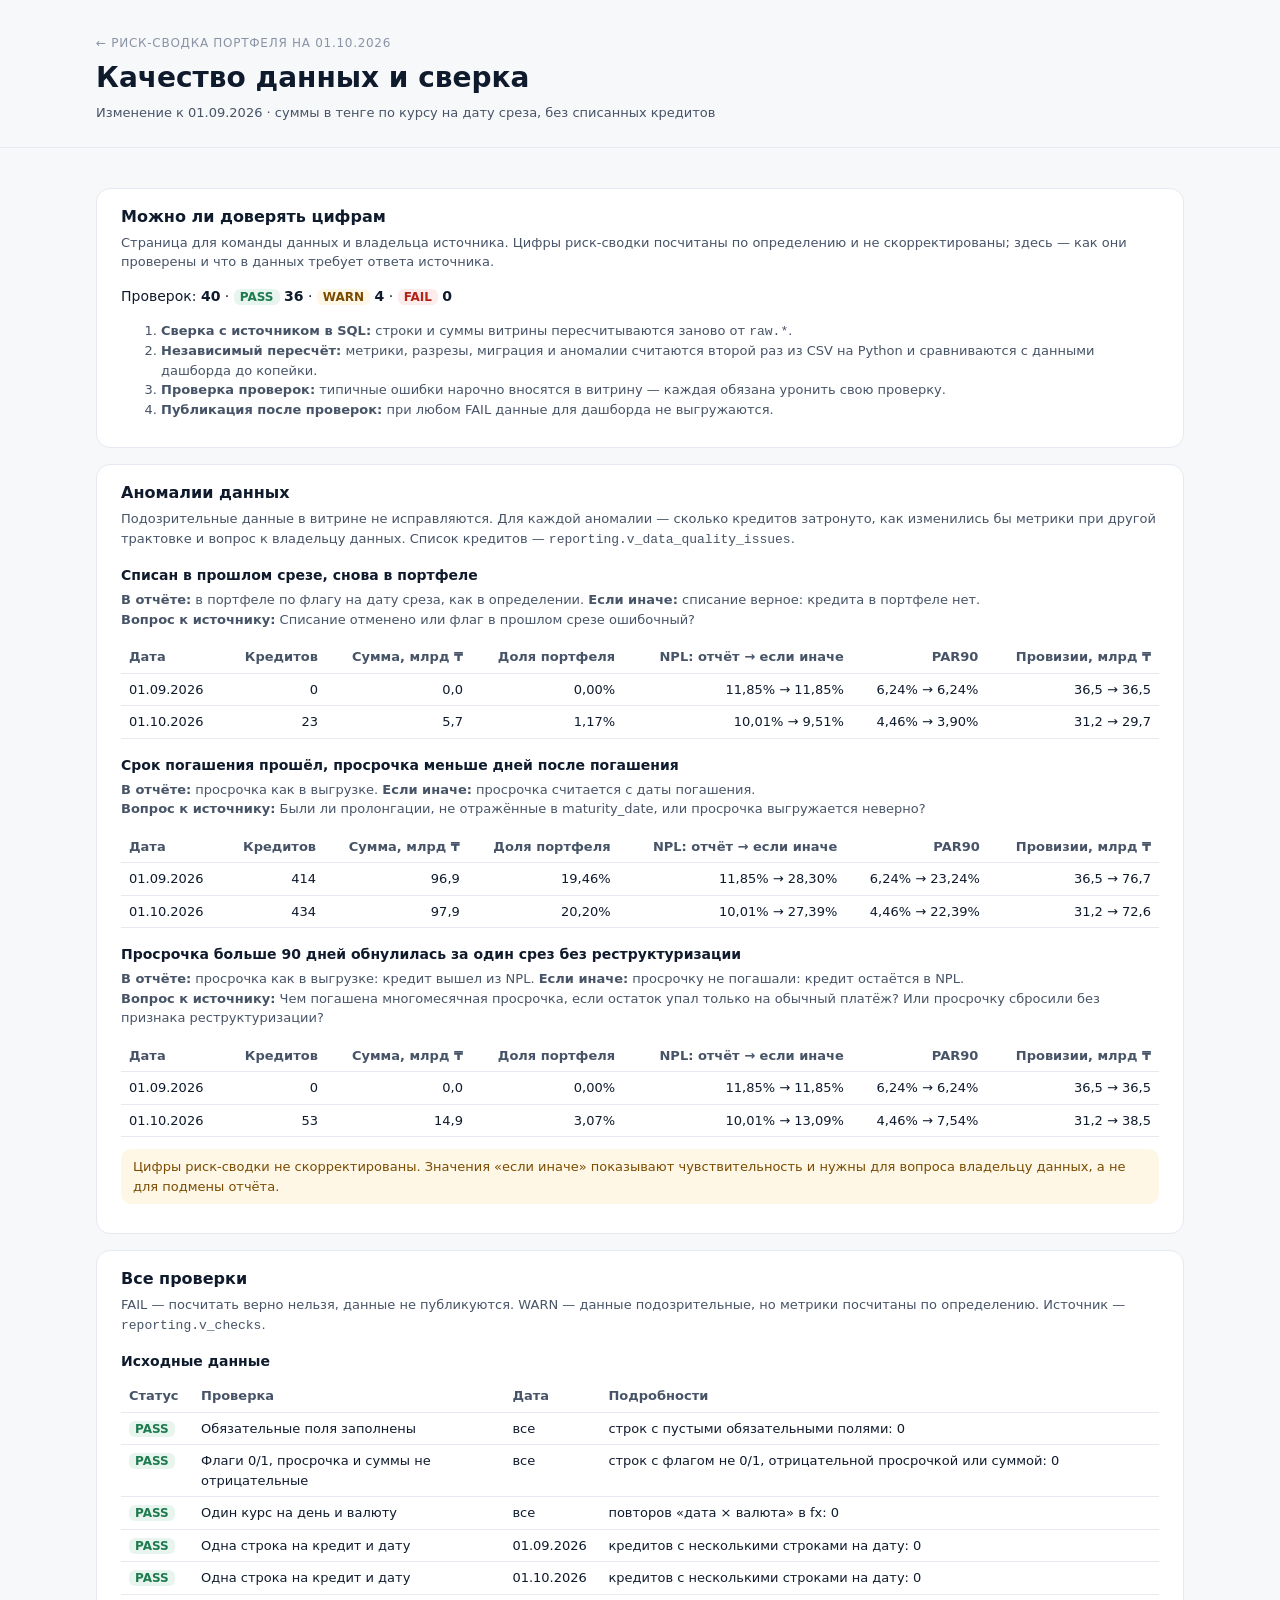
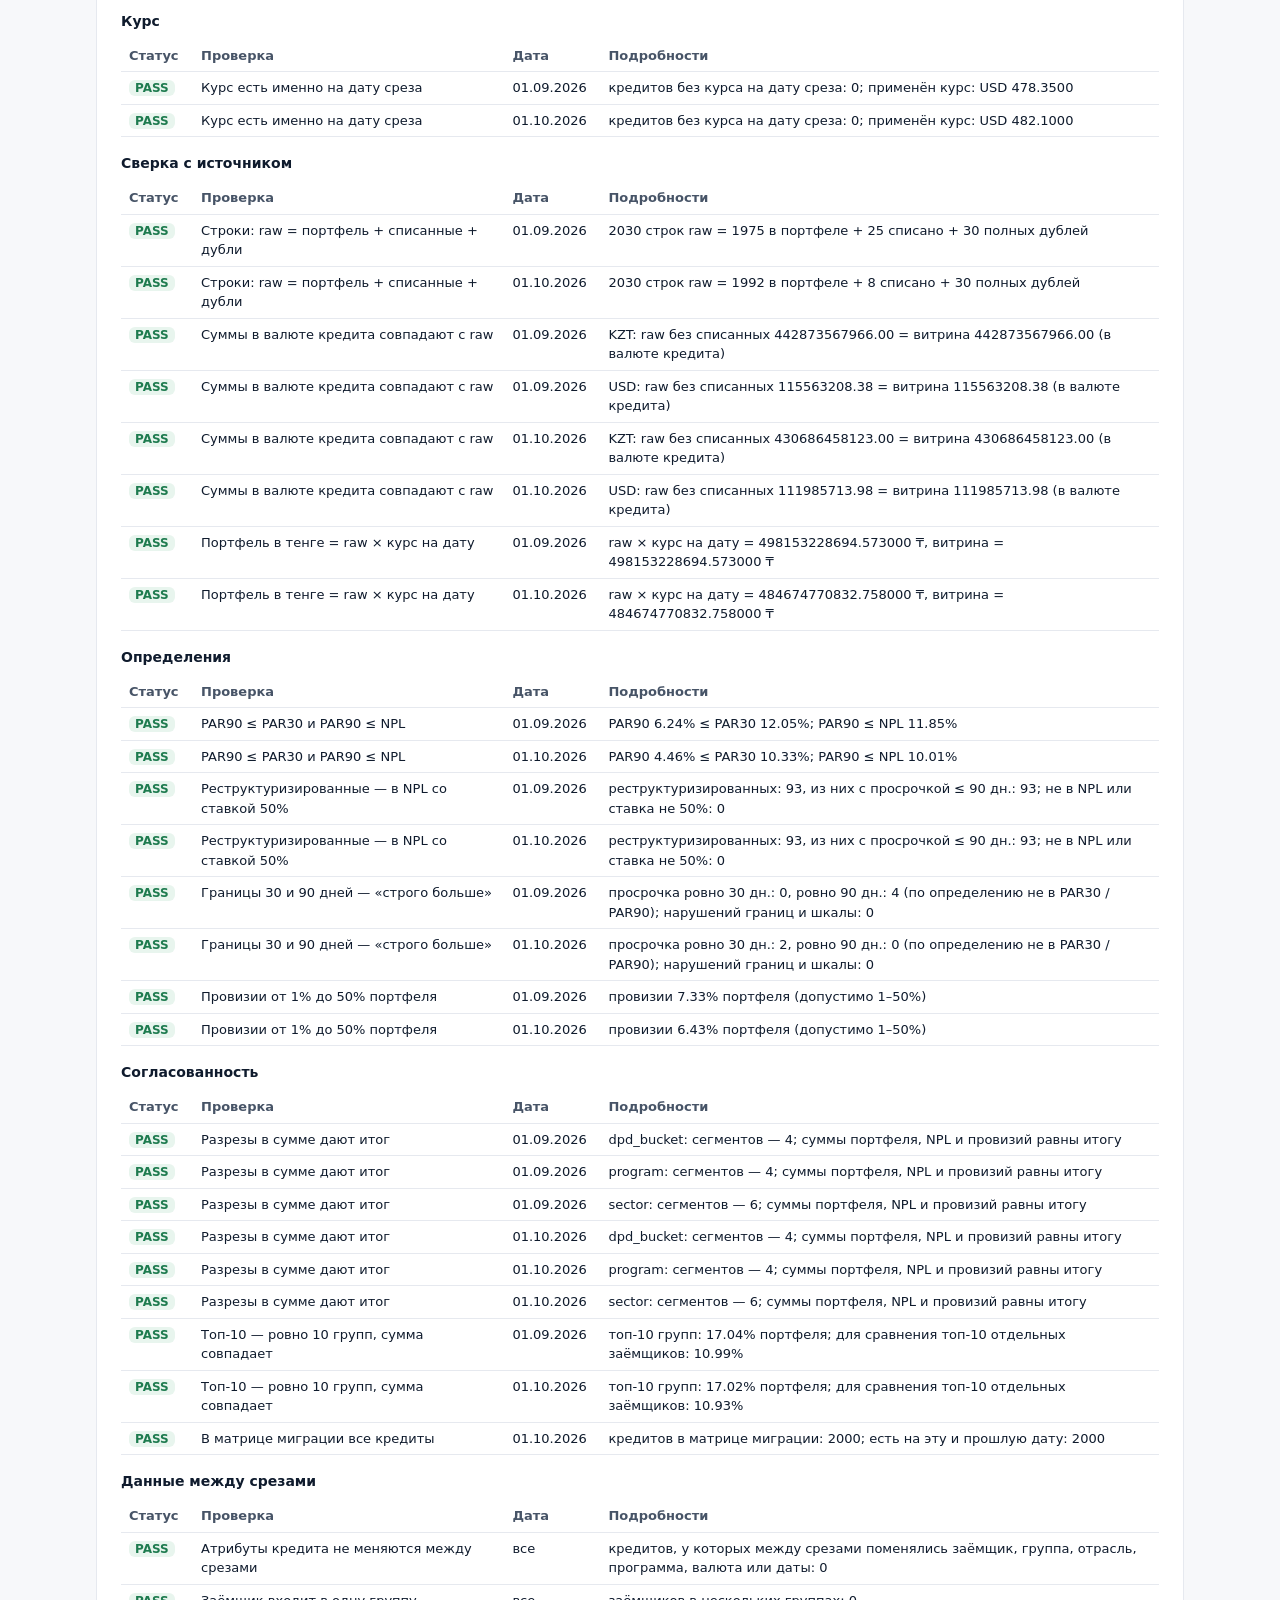
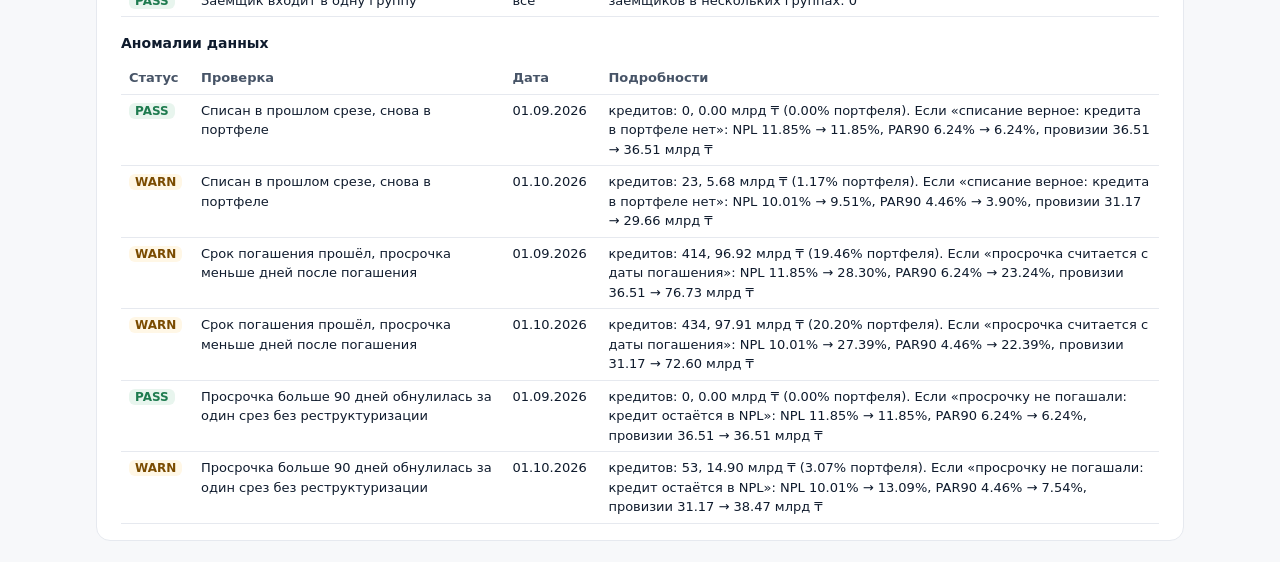
<file: dashboard/quality.html>
<!doctype html>
<html lang="ru">

<head>
  <meta charset="utf-8">
  <meta name="viewport" content="width=device-width, initial-scale=1">
  <title>Качество данных и сверка</title>
  <link rel="stylesheet" href="./css/style.css">
  <script src="charts.js"></script>
</head>

<body>
  <header>
    <div class="head">
      <a class="eyebrow" href="index.html" id="back">← Риск-сводка портфеля</a>
      <h1>Качество данных и сверка</h1>
      <p class="period" id="period"></p>
    </div>
  </header>

  <main>
    <section class="card">
      <h2>Можно ли доверять цифрам</h2>
      <p class="sub">Страница для команды данных и владельца источника. Цифры риск-сводки посчитаны по определению
        и не скорректированы; здесь — как они проверены и что в данных требует ответа источника.</p>
      <p id="checks-summary"></p>
      <ol class="sub">
        <li><b>Сверка с источником в SQL:</b> строки и суммы витрины пересчитываются заново от <code>raw.*</code>.</li>
        <li><b>Независимый пересчёт:</b> метрики, разрезы, миграция и аномалии считаются второй раз из CSV на Python
          и сравниваются с данными дашборда до копейки.</li>
        <li><b>Проверка проверок:</b> типичные ошибки нарочно вносятся в витрину — каждая обязана уронить свою проверку.
        </li>
        <li><b>Публикация после проверок:</b> при любом FAIL данные для дашборда не выгружаются.</li>
      </ol>
    </section>

    <section class="card" id="anomalies">
      <h2>Аномалии данных</h2>
      <p class="sub">Подозрительные данные в витрине не исправляются. Для каждой аномалии — сколько кредитов затронуто,
        как изменились бы метрики при другой трактовке и вопрос к владельцу данных.
        Список кредитов — <code>reporting.v_data_quality_issues</code>.</p>
      <div id="anomaly-blocks"></div>
    </section>

    <section class="card">
      <h2>Все проверки</h2>
      <p class="sub">FAIL — посчитать верно нельзя, данные не публикуются. WARN — данные подозрительные, но метрики
        посчитаны по определению. Источник — <code>reporting.v_checks</code>.</p>
      <div id="checks-table"></div>
    </section>
  </main>

  <script>
    const badge = (s) => `<span class="badge ${s.toLowerCase()}">${esc(s)}</span>`;
    const lowerFirst = (s) => s.charAt(0).toLowerCase() + s.slice(1);

    async function render() {
      const [metrics, quality, checks] = await Promise.all([
        json("data/risk_metrics.json"), json("data/data_quality.json"), json("data/checks.json"),
      ]);
      document.getElementById("back").textContent = "← " + reportTitle(metrics);
      document.getElementById("period").textContent = periodText(metrics);

      const count = (s) => checks.filter((c) => c.status === s).length;
      document.getElementById("checks-summary").innerHTML = `Проверок: <b>${checks.length}</b> · ` +
        ["PASS", "WARN", "FAIL"].map((s) => `${badge(s)} <b>${count(s)}</b>`).join(" · ");

      const rules = [...new Set(quality.filter((q) => q.loans > 0).map((q) => q.rule))];
      document.getElementById("anomaly-blocks").innerHTML = rules.map((rule) => {
        const rows = quality.filter((q) => q.rule === rule);
        const r0 = rows[0];
        return `<h3 id="${esc(rule)}">${esc(r0.title)}</h3>
        <p class="sub"><b>В отчёте:</b> ${esc(lowerFirst(r0.treatment))}. <b>Если иначе:</b> ${esc(lowerFirst(r0.alternative))}.<br>
        <b>Вопрос к источнику:</b> ${esc(r0.question)}</p>` + table(rows, [
          { title: "Дата", value: (r) => ruDate(r.report_date) },
          { title: "Кредитов", num: true, value: (r) => r.loans },
          { title: "Сумма, млрд ₸", num: true, value: (r) => bn(r.amount_kzt) },
          { title: "Доля портфеля", num: true, value: (r) => pct(r.portfolio_share) },
          { title: "NPL: отчёт → если иначе", num: true, value: (r) => pct(r.npl_ratio_reported) + " → " + pct(r.npl_ratio_alt) },
          { title: "PAR90", num: true, value: (r) => pct(r.par90_ratio_reported) + " → " + pct(r.par90_ratio_alt) },
          { title: "Провизии, млрд ₸", num: true, value: (r) => bn(r.provision_kzt_reported) + " → " + bn(r.provision_kzt_alt) },
        ]);
      }).join("") + `<p class="note">Цифры риск-сводки не скорректированы. Значения «если иначе» показывают
      чувствительность и нужны для вопроса владельцу данных, а не для подмены отчёта.</p>`;

      const areas = [...new Set(checks.map((c) => c.area))];
      document.getElementById("checks-table").innerHTML = areas.map((area) => `<h3>${esc(area)}</h3>` +
        table(checks.filter((c) => c.area === area), [
          { title: "Статус", html: true, width: "72px", value: (r) => badge(r.status) },
          { title: "Проверка", width: "30%", value: (r) => r.title },
          { title: "Дата", width: "96px", value: (r) => (r.report_date ? ruDate(r.report_date) : "все") },
          { title: "Подробности", value: (r) => r.details },
        ])).join("");
    }

    render().catch((e) => {
      document.getElementById("checks-table").innerHTML = `<p class="error">Не удалось загрузить данные: ${esc(e.message)}</p>`;
    });
  </script>
</body>

</html>
</file>
<file: dashboard/css/style.css>
/* Оформление обеих страниц. Цвета графиков — в charts.js (конфиг Vega). */
:root {
  --page: #F7F8FA; --surface: #FFFFFF; --tile: #F3F5F8;
  --ink: #0F1B2D; --ink-2: #475467; --muted: #8A94A6; --grid: #E6E9EF;
  --accent: #1F4E8C; --warn-bg: #FFF7E6; --warn-ink: #7A4B00;
  --pass-bg: #E8F5EE; --pass-ink: #1E7B4F; --fail-bg: #FDECEC; --fail-ink: #B42318;
}
* { box-sizing: border-box; }
body { margin: 0; background: var(--page); color: var(--ink); font: 14px/1.5 system-ui, -apple-system, "Segoe UI", sans-serif; }
a { color: var(--accent); }
main, .head { max-width: 1120px; margin: 0 auto; padding: 24px 16px; }
header { border-bottom: 1px solid var(--grid); }
.head { padding-top: 32px; }
.eyebrow { color: var(--muted); font-size: 12px; letter-spacing: .06em; text-transform: uppercase; text-decoration: none; }
h1 { margin: 4px 0; font-size: 28px; font-weight: 600; }
h2 { margin: 0 0 4px; font-size: 16px; font-weight: 600; }
h3 { margin: 16px 0 4px; font-size: 14px; font-weight: 600; }
.period, .sub { margin: 0; color: var(--ink-2); font-size: 13px; }
.sub { margin-bottom: 12px; }
.card { background: var(--surface); border: 1px solid var(--grid); border-radius: 14px; padding: 16px 24px; margin-top: 16px; min-width: 0; }
.grid-2 { display: grid; grid-template-columns: 1fr 1fr; gap: 16px; }
.grid-2 > .card { margin-top: 16px; }
@media (max-width: 920px) { .grid-2 { grid-template-columns: 1fr; gap: 0; } }
.chart.vega-embed { display: block; width: 100%; overflow-x: auto; }   /* vega-embed по умолчанию inline-block */
.footnote { margin: 12px 0 0; color: var(--muted); font-size: 12px; }
.footnote a { color: inherit; }
.note { background: var(--warn-bg); color: var(--warn-ink); border-radius: 10px; padding: 8px 12px; margin-top: 12px; font-size: 13px; }
details { margin-top: 8px; color: var(--ink-2); font-size: 13px; }
table { border-collapse: collapse; width: 100%; margin-top: 8px; font-size: 13px; }
table.fixed { table-layout: fixed; }
th, td { text-align: left; padding: 6px 8px; border-bottom: 1px solid var(--grid); vertical-align: top; overflow-wrap: anywhere; }
th { color: var(--ink-2); font-weight: 600; }
.num { text-align: right; font-variant-numeric: tabular-nums; white-space: nowrap; }
.badge { border-radius: 6px; padding: 1px 6px; font-size: 12px; font-weight: 600; }
.pass { background: var(--pass-bg); color: var(--pass-ink); }
.warn { background: var(--warn-bg); color: var(--warn-ink); }
.fail { background: var(--fail-bg); color: var(--fail-ink); }
footer { color: var(--muted); font-size: 12px; margin-top: 24px; }
.error { color: var(--fail-ink); }
</file>
